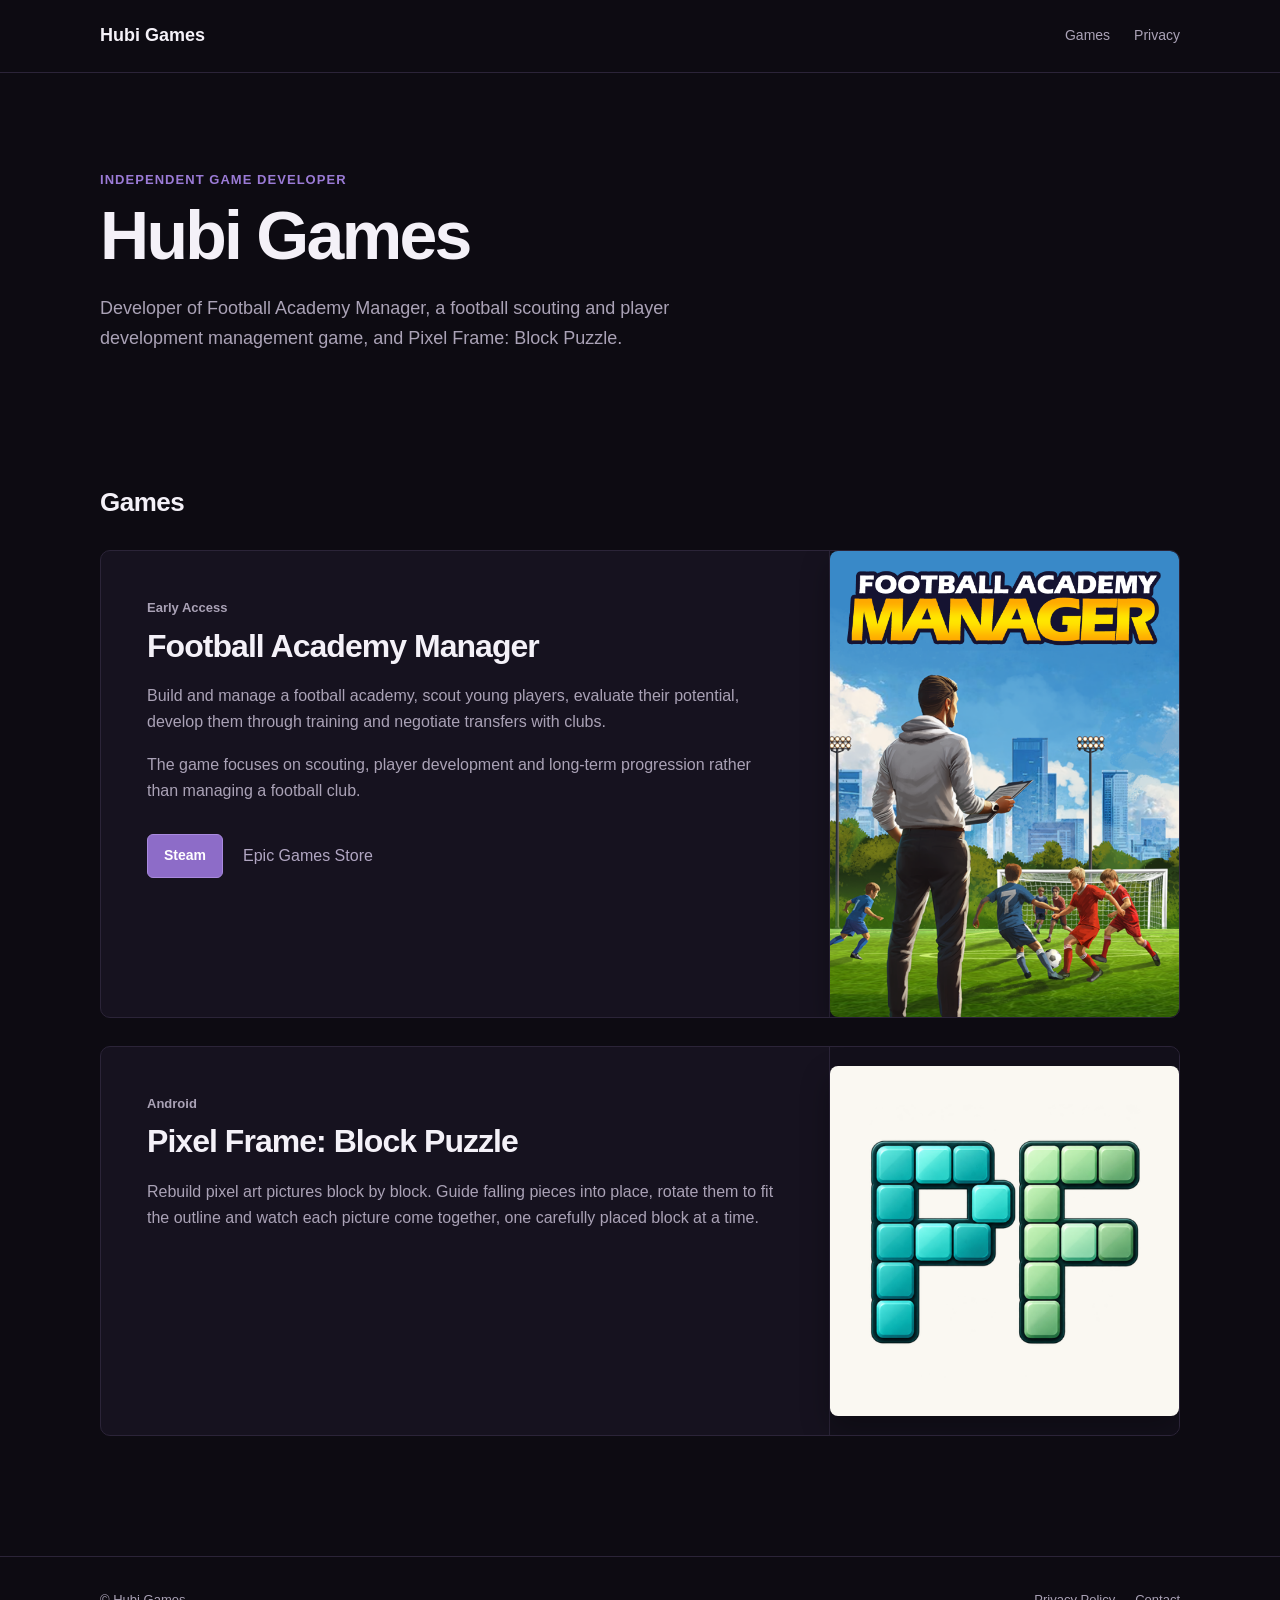
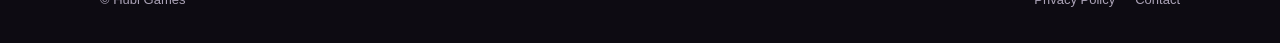
<file: index.html>
<!doctype html>
<html lang="en">
  <head>
    <meta charset="UTF-8" />
    <meta name="viewport" content="width=device-width, initial-scale=1.0" />

    <title>Hubi Games</title>
    <meta name="description" content="Hubi Games is the developer of Football Academy Manager and Pixel Frame: Block Puzzle." />

    <link rel="icon" type="image/png" href="logo.png" />
    <link rel="apple-touch-icon" href="logo.png" />

    <link rel="stylesheet" href="styles.css" />
  </head>

  <body>
    <header class="site-header">
      <div class="container header-inner">
        <a class="logo" href="/">Hubi Games</a>

        <nav>
          <a href="#games">Games</a>
          <a href="privacy.html">Privacy</a>
        </nav>
      </div>
    </header>

    <main>
      <section class="intro">
        <div class="container">
          <p class="label">Independent game developer</p>

          <h1>Hubi Games</h1>

          <p class="intro-text">
            Developer of Football Academy Manager, a football scouting and player development management game, and
            Pixel Frame: Block Puzzle.
          </p>
        </div>
      </section>

      <section id="games" class="games">
        <div class="container">
          <h2>Games</h2>

          <article class="game">
            <div class="game-content">
              <p class="status">Early Access</p>

              <h3>Football Academy Manager</h3>

              <p>
                Build and manage a football academy, scout young players, evaluate their potential, develop them through
                training and negotiate transfers with clubs.
              </p>

              <p>
                The game focuses on scouting, player development and long-term progression rather than managing a
                football club.
              </p>

              <div class="links">
                <a
                  class="button"
                  href="https://store.steampowered.com/app/3852060/Football_Academy_Manager/?utm_source=website&utm_medium=website&utm_campaign=website"
                >
                  Steam
                </a>

                <a class="text-link" href="https://store.epicgames.com/p/football-academy-manager-f6908c">
                  Epic Games Store
                </a>
              </div>
            </div>

            <div class="game-capsule">
              <img src="fam-capsule.png" alt="Football Academy Manager" />
            </div>
          </article>

          <article class="game">
            <div class="game-content">
              <p class="status">Android</p>

              <h3>Pixel Frame: Block Puzzle</h3>

              <p>
                Rebuild pixel art pictures block by block. Guide falling pieces into place, rotate them to fit the
                outline and watch each picture come together, one carefully placed block at a time.
              </p>
            </div>

            <div class="game-capsule">
              <img src="pixel-frame-icon.png" alt="Pixel Frame: Block Puzzle" />
            </div>
          </article>
        </div>
      </section>
    </main>

    <footer>
      <div class="container footer-inner">
        <span>© Hubi Games</span>

        <div>
          <a href="privacy.html">Privacy Policy</a>
          <a href="mailto:support@hubigames.com">Contact</a>
        </div>
      </div>
    </footer>
  </body>
</html>
</file>
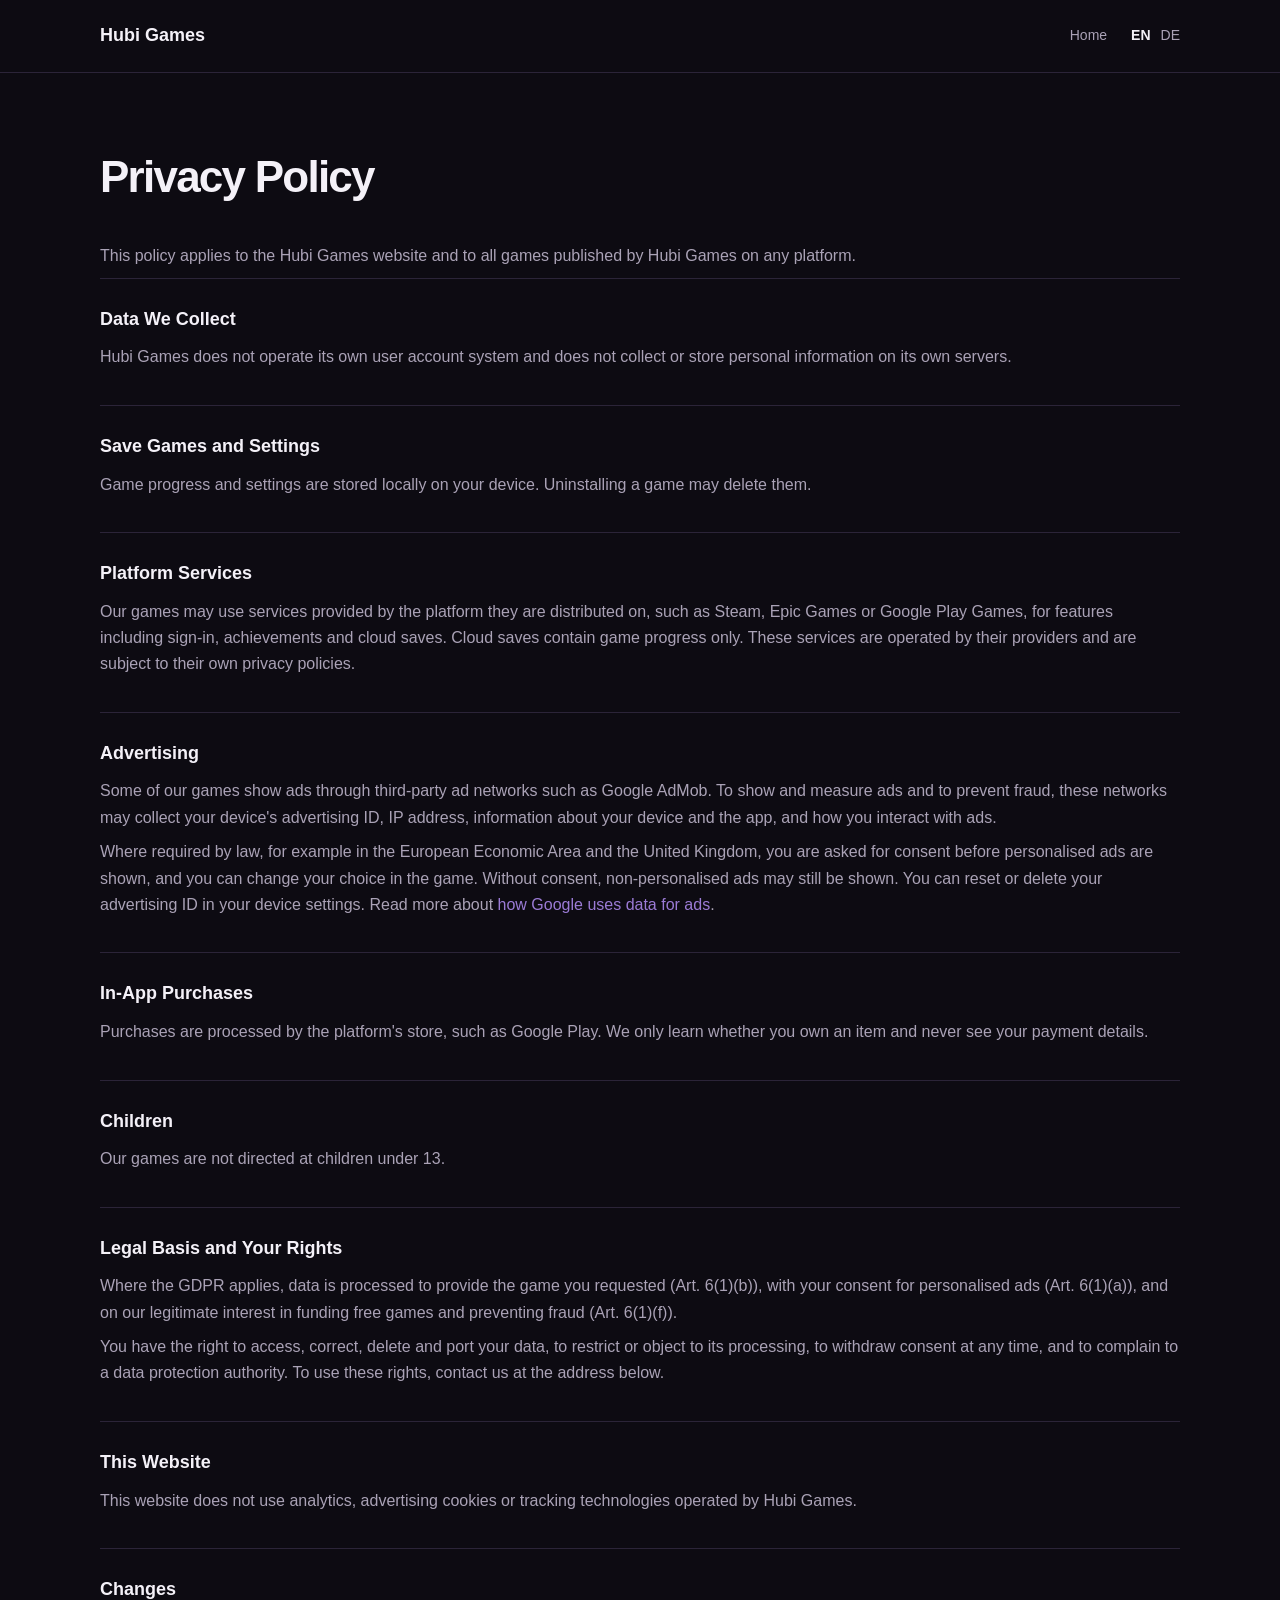
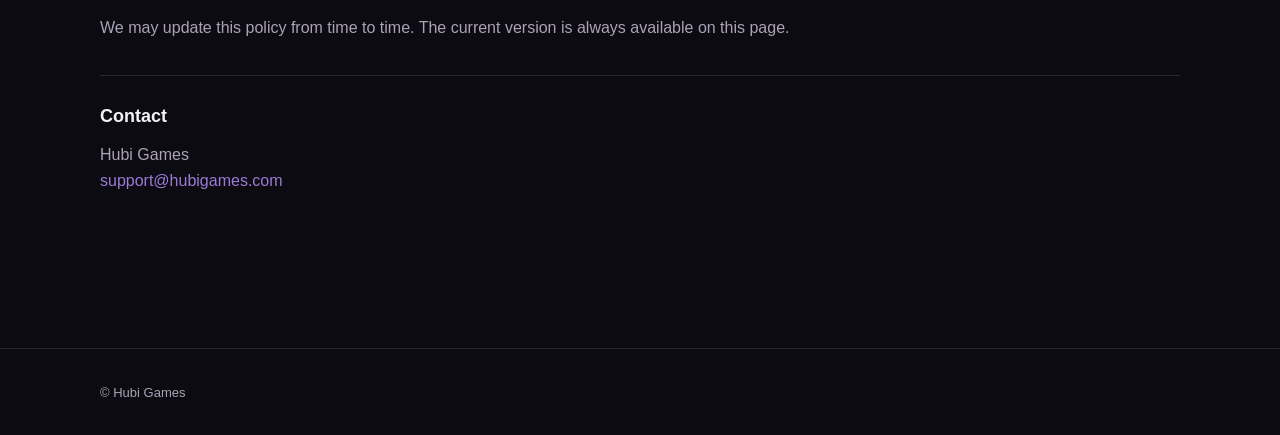
<file: privacy.html>
<!doctype html>
<html lang="en">
  <head>
    <meta charset="UTF-8" />
    <meta name="viewport" content="width=device-width, initial-scale=1.0" />

    <title>Privacy Policy - Hubi Games</title>

    <link rel="icon" type="image/png" href="logo.png" />
    <link rel="apple-touch-icon" href="logo.png" />

    <link rel="stylesheet" href="styles.css" />
  </head>

  <body>
    <header class="site-header">
      <div class="container header-inner">
        <a class="logo" href="/">Hubi Games</a>

        <nav>
          <a href="/" data-lang="en">Home</a>
          <a href="/" data-lang="de" hidden>Startseite</a>
          <span class="lang-switch">
            <a href="?lang=en" data-set-lang="en">EN</a>
            <a href="?lang=de" data-set-lang="de">DE</a>
          </span>
        </nav>
      </div>
    </header>

    <main>
      <div class="container legal">
        <div class="lang-content" lang="en" data-lang="en">
          <h1>Privacy Policy</h1>

          <p>
            This policy applies to the Hubi Games website and to all games published by Hubi Games on any platform.
          </p>

          <section>
            <h2>Data We Collect</h2>

            <p>
              Hubi Games does not operate its own user account system and does not collect or store personal information
              on its own servers.
            </p>
          </section>

          <section>
            <h2>Save Games and Settings</h2>

            <p>
              Game progress and settings are stored locally on your device. Uninstalling a game may delete them.
            </p>
          </section>

          <section>
            <h2>Platform Services</h2>

            <p>
              Our games may use services provided by the platform they are distributed on, such as Steam, Epic Games or
              Google Play Games, for features including sign-in, achievements and cloud saves. Cloud saves contain game
              progress only. These services are operated by their providers and are subject to their own privacy
              policies.
            </p>
          </section>

          <section>
            <h2>Advertising</h2>

            <p>
              Some of our games show ads through third-party ad networks such as Google AdMob. To show and measure ads and
              to prevent fraud, these networks may collect your device's advertising ID, IP address, information about
              your device and the app, and how you interact with ads.
            </p>

            <p>
              Where required by law, for example in the European Economic Area and the United Kingdom, you are asked for
              consent before personalised ads are shown, and you can change your choice in the game. Without consent,
              non-personalised ads may still be shown. You can reset or delete your advertising ID in your device
              settings. Read more about <a href="https://policies.google.com/technologies/ads">how Google uses data for
              ads</a>.
            </p>
          </section>

          <section>
            <h2>In-App Purchases</h2>

            <p>
              Purchases are processed by the platform's store, such as Google Play. We only learn whether you own an item
              and never see your payment details.
            </p>
          </section>

          <section>
            <h2>Children</h2>

            <p>Our games are not directed at children under 13.</p>
          </section>

          <section>
            <h2>Legal Basis and Your Rights</h2>

            <p>
              Where the GDPR applies, data is processed to provide the game you requested (Art. 6(1)(b)), with your
              consent for personalised ads (Art. 6(1)(a)), and on our legitimate interest in funding free games and
              preventing fraud (Art. 6(1)(f)).
            </p>

            <p>
              You have the right to access, correct, delete and port your data, to restrict or object to its processing,
              to withdraw consent at any time, and to complain to a data protection authority. To use these rights,
              contact us at the address below.
            </p>
          </section>

          <section>
            <h2>This Website</h2>

            <p>
              This website does not use analytics, advertising cookies or tracking technologies operated by Hubi Games.
            </p>
          </section>

          <section>
            <h2>Changes</h2>

            <p>We may update this policy from time to time. The current version is always available on this page.</p>
          </section>

          <section>
            <h2>Contact</h2>

            <p>
              Hubi Games<br />
              <a href="mailto:support@hubigames.com">support@hubigames.com</a>
            </p>
          </section>
        </div>

        <div class="lang-content" lang="de" data-lang="de" hidden>
          <h1>Datenschutzerklärung</h1>

          <p>
            Diese Datenschutzerklärung gilt für die Website von Hubi Games und für alle Spiele, die Hubi Games auf
            beliebigen Plattformen veröffentlicht.
          </p>

          <section>
            <h2>Welche Daten wir erheben</h2>

            <p>
              Hubi Games betreibt kein eigenes Benutzerkontensystem und erhebt oder speichert keine personenbezogenen
              Daten auf eigenen Servern.
            </p>
          </section>

          <section>
            <h2>Spielstände und Einstellungen</h2>

            <p>
              Spielfortschritt und Einstellungen werden lokal auf deinem Gerät gespeichert. Wenn du ein Spiel
              deinstallierst, können sie gelöscht werden.
            </p>
          </section>

          <section>
            <h2>Plattformdienste</h2>

            <p>
              Unsere Spiele können Dienste der Plattform nutzen, über die sie vertrieben werden, zum Beispiel Steam, Epic
              Games oder Google Play Spiele, etwa für Anmeldung, Erfolge und Cloud-Speicherstände. Cloud-Speicherstände
              enthalten nur den Spielfortschritt. Diese Dienste werden von ihren Anbietern betrieben und unterliegen
              deren eigenen Datenschutzerklärungen.
            </p>
          </section>

          <section>
            <h2>Werbung</h2>

            <p>
              Einige unserer Spiele zeigen Werbung über externe Werbenetzwerke wie Google AdMob. Um Anzeigen
              auszuspielen und zu messen und Betrug zu verhindern, können diese Netzwerke die Werbe-ID deines Geräts,
              deine IP-Adresse, Informationen über dein Gerät und die App sowie deine Interaktionen mit Anzeigen
              erheben.
            </p>

            <p>
              Wo es gesetzlich vorgeschrieben ist, zum Beispiel im Europäischen Wirtschaftsraum und im Vereinigten
              Königreich, wirst du um deine Einwilligung gebeten, bevor personalisierte Werbung angezeigt wird. Du kannst
              deine Auswahl jederzeit im Spiel ändern. Ohne Einwilligung kann weiterhin nicht personalisierte Werbung
              angezeigt werden. Du kannst deine Werbe-ID in den Einstellungen deines Geräts zurücksetzen oder löschen.
              Mehr dazu, <a href="https://policies.google.com/technologies/ads?hl=de">wie Google Daten für Werbung
              nutzt</a>.
            </p>
          </section>

          <section>
            <h2>In-App-Käufe</h2>

            <p>
              Käufe werden über den Store der jeweiligen Plattform abgewickelt, zum Beispiel Google Play. Wir erfahren
              nur, ob du einen Artikel besitzt, und sehen niemals deine Zahlungsdaten.
            </p>
          </section>

          <section>
            <h2>Kinder</h2>

            <p>Unsere Spiele richten sich nicht an Kinder unter 13 Jahren.</p>
          </section>

          <section>
            <h2>Rechtsgrundlage und deine Rechte</h2>

            <p>
              Soweit die DSGVO gilt, verarbeiten wir Daten, um das von dir gewünschte Spiel bereitzustellen (Art. 6 Abs.
              1 lit. b), mit deiner Einwilligung für personalisierte Werbung (Art. 6 Abs. 1 lit. a) und auf Grundlage
              unseres berechtigten Interesses, kostenlose Spiele zu finanzieren und Betrug zu verhindern (Art. 6 Abs. 1
              lit. f).
            </p>

            <p>
              Du hast das Recht auf Auskunft, Berichtigung, Löschung und Datenübertragbarkeit, auf Einschränkung der
              Verarbeitung und Widerspruch, auf jederzeitigen Widerruf deiner Einwilligung sowie auf Beschwerde bei einer
              Datenschutzaufsichtsbehörde. Um diese Rechte auszuüben, kontaktiere uns unter der unten angegebenen
              Adresse.
            </p>
          </section>

          <section>
            <h2>Diese Website</h2>

            <p>
              Diese Website verwendet keine Analysewerkzeuge, Werbe-Cookies oder Tracking-Technologien von Hubi Games.
            </p>
          </section>

          <section>
            <h2>Änderungen</h2>

            <p>
              Wir können diese Datenschutzerklärung von Zeit zu Zeit aktualisieren. Die aktuelle Fassung ist immer auf
              dieser Seite verfügbar.
            </p>
          </section>

          <section>
            <h2>Kontakt</h2>

            <p>
              Hubi Games<br />
              <a href="mailto:support@hubigames.com">support@hubigames.com</a>
            </p>
          </section>
        </div>
      </div>
    </main>

    <footer>
      <div class="container footer-inner">
        <span>© Hubi Games</span>
      </div>
    </footer>
    <script>
      (function () {
        var supported = ["en", "de"];
        var params = new URLSearchParams(window.location.search);
        var lang = params.get("lang");
        if (supported.indexOf(lang) < 0) {
          var browser = (navigator.languages || [navigator.language || "en"]).map(function (l) {
            return l.slice(0, 2).toLowerCase();
          });
          lang = browser.find(function (l) { return supported.indexOf(l) >= 0; }) || "en";
        }
        document.documentElement.lang = lang;
        document.querySelectorAll("[data-lang]").forEach(function (el) {
          el.hidden = el.getAttribute("data-lang") !== lang;
        });
        document.querySelectorAll("[data-set-lang]").forEach(function (el) {
          el.classList.toggle("active", el.getAttribute("data-set-lang") === lang);
        });
        document.title = lang === "de" ? "Datenschutzerklärung - Hubi Games" : "Privacy Policy - Hubi Games";
      })();
    </script>
  </body>
</html>
</file>
<file: styles.css>
:root {
  --bg: #0d0b12;
  --panel: #16121f;
  --border: #2b2438;

  --text: #f4f1f8;
  --muted: #aaa2b6;

  --accent: #9b7bd6;
  --accent-light: #b99bea;
  --accent-dark: #120d19;

  --width: 1080px;
}

* {
  box-sizing: border-box;
}

html {
  scroll-behavior: smooth;
}

body {
  margin: 0;

  background: var(--bg);
  color: var(--text);

  font-family: -apple-system, BlinkMacSystemFont, "Segoe UI", Arial, sans-serif;

  font-size: 16px;
  line-height: 1.65;
}

a {
  color: inherit;
  text-decoration: none;
}

.container {
  width: min(calc(100% - 40px), var(--width));
  margin: 0 auto;
}

/* Header */

.site-header {
  border-bottom: 1px solid var(--border);
}

.header-inner {
  min-height: 72px;

  display: flex;
  align-items: center;
  justify-content: space-between;
}

.logo {
  font-size: 18px;
  font-weight: 700;
}

nav {
  display: flex;
  gap: 24px;
}

nav a {
  color: var(--muted);
  font-size: 14px;
}

nav a:hover {
  color: var(--text);
}

/* Intro */

.intro {
  padding: 96px 0 88px;
}

.label {
  margin: 0 0 10px;

  color: var(--accent);

  font-size: 13px;
  font-weight: 600;
  text-transform: uppercase;
  letter-spacing: 0.08em;
}

.intro h1 {
  margin: 0;

  font-size: clamp(44px, 7vw, 68px);
  line-height: 1.05;

  letter-spacing: -0.04em;
}

.intro-text {
  max-width: 650px;

  margin: 22px 0 0;

  color: var(--muted);
  font-size: 18px;
}

/* Games */

.games {
  padding: 40px 0 120px;
}

.games > .container > h2 {
  margin: 0 0 26px;

  font-size: 26px;
  letter-spacing: -0.02em;
}

.game {
  min-height: 390px;

  display: grid;
  grid-template-columns: 1.35fr 0.65fr;

  border: 1px solid var(--border);
  border-radius: 10px;

  overflow: hidden;

  background: var(--panel);
}

.game-content {
  padding: 46px;
}

.status {
  margin: 0 0 8px;

  color: var(--accent);

  font-size: 13px;
  font-weight: 600;
}

.game h3 {
  margin: 0 0 18px;

  font-size: 32px;
  line-height: 1.2;

  letter-spacing: -0.03em;
}

.game-content p {
  max-width: 650px;

  color: var(--muted);
}

.links {
  margin-top: 30px;

  display: flex;
  align-items: center;
  gap: 20px;
}

.status,
.label span {
  color: var(--accent-light);
}

.button {
  padding: 9px 16px;

  border: 1px solid #a98ade;
  border-radius: 6px;

  background: #8d6cc8;
  color: #ffffff;

  font-size: 14px;
  font-weight: 650;
}

.button:hover {
  background: #9d7bd6;
}

.text-link {
  color: #b1a6c2;
}

.text-link:hover {
  color: #d4c6ea;
}

.game + .game {
  margin-top: 28px;
}

/* Footer */

footer {
  border-top: 1px solid var(--border);
}

.footer-inner {
  min-height: 86px;

  display: flex;
  align-items: center;
  justify-content: space-between;

  color: var(--muted);

  font-size: 13px;
}

.footer-inner div {
  display: flex;
  gap: 20px;
}

.footer-inner a:hover {
  color: var(--text);
}

/* Privacy */

.legal {
  padding: 80px 0 120px;
}

.legal h1 {
  margin: 0 0 42px;

  font-size: 44px;
  line-height: 1.1;

  letter-spacing: -0.04em;
}

.legal section {
  padding: 26px 0;

  border-top: 1px solid var(--border);
}

.legal h2 {
  margin: 0 0 10px;

  font-size: 18px;
}

.legal p {
  margin: 8px 0;

  color: var(--muted);
}

.legal a {
  color: var(--accent);
}

.legal h3 {
  margin: 18px 0 4px;

  font-size: 15px;
}

.legal > p,
.lang-content > p {
  color: var(--muted);
}

.legal .updated {
  margin: -30px 0 24px;

  font-size: 13px;
}

.lang-switch {
  display: flex;
  gap: 10px;
}

.lang-switch a.active {
  color: var(--text);
  font-weight: 600;
}

[hidden] {
  display: none !important;
}

/* Mobile */

@media (max-width: 720px) {
  .intro {
    padding: 70px 0;
  }

  .game {
    grid-template-columns: 1fr;
  }

  .game-content {
    padding: 30px;
  }

  .footer-inner {
    padding: 22px 0;

    align-items: flex-start;
    flex-direction: column;
    gap: 10px;
  }
}

.game-capsule {
  min-height: 100%;

  display: flex;
  align-items: center;
  justify-content: center;

  border-left: 1px solid var(--border);

  background: #13101b;
}

.game-capsule img {
  width: 100%;
  height: auto;

  display: block;

  border-radius: 8px;

  box-shadow: 0 12px 30px rgba(0, 0, 0, 0.3);
}
</file>
